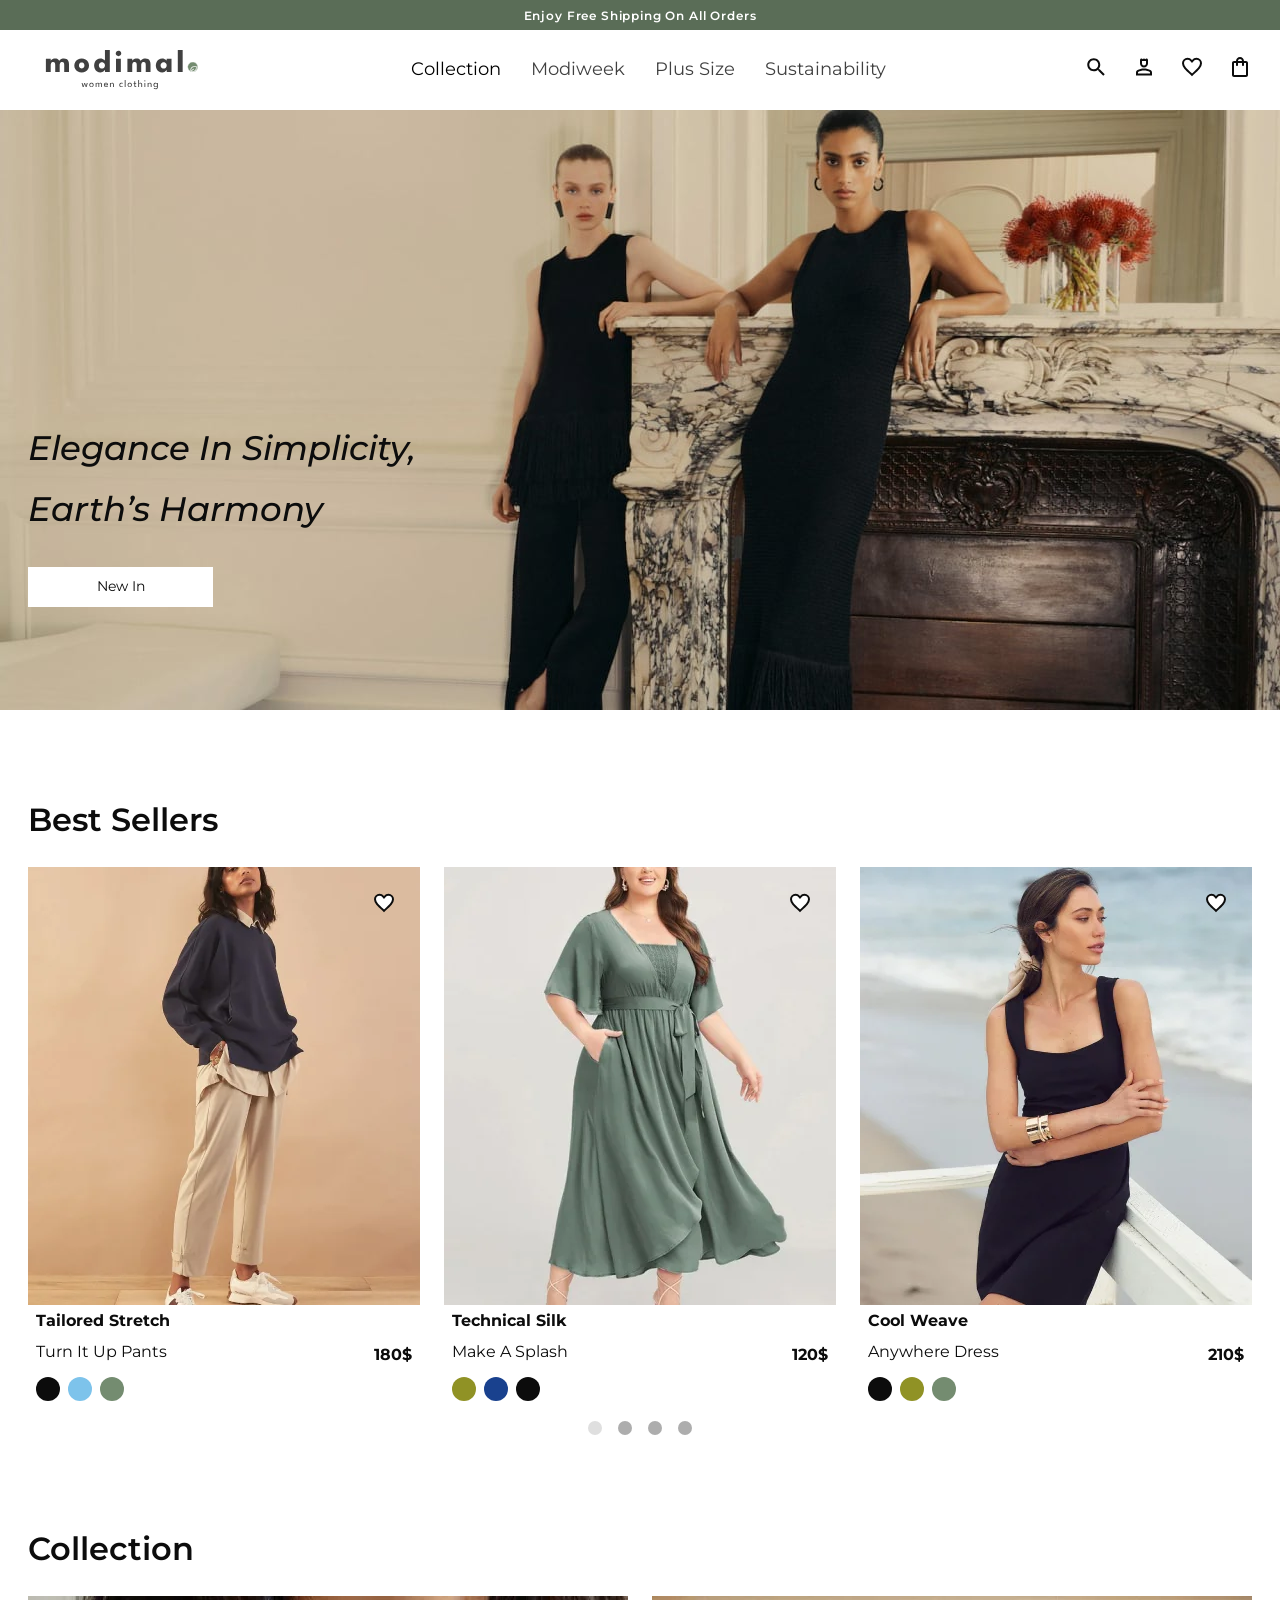
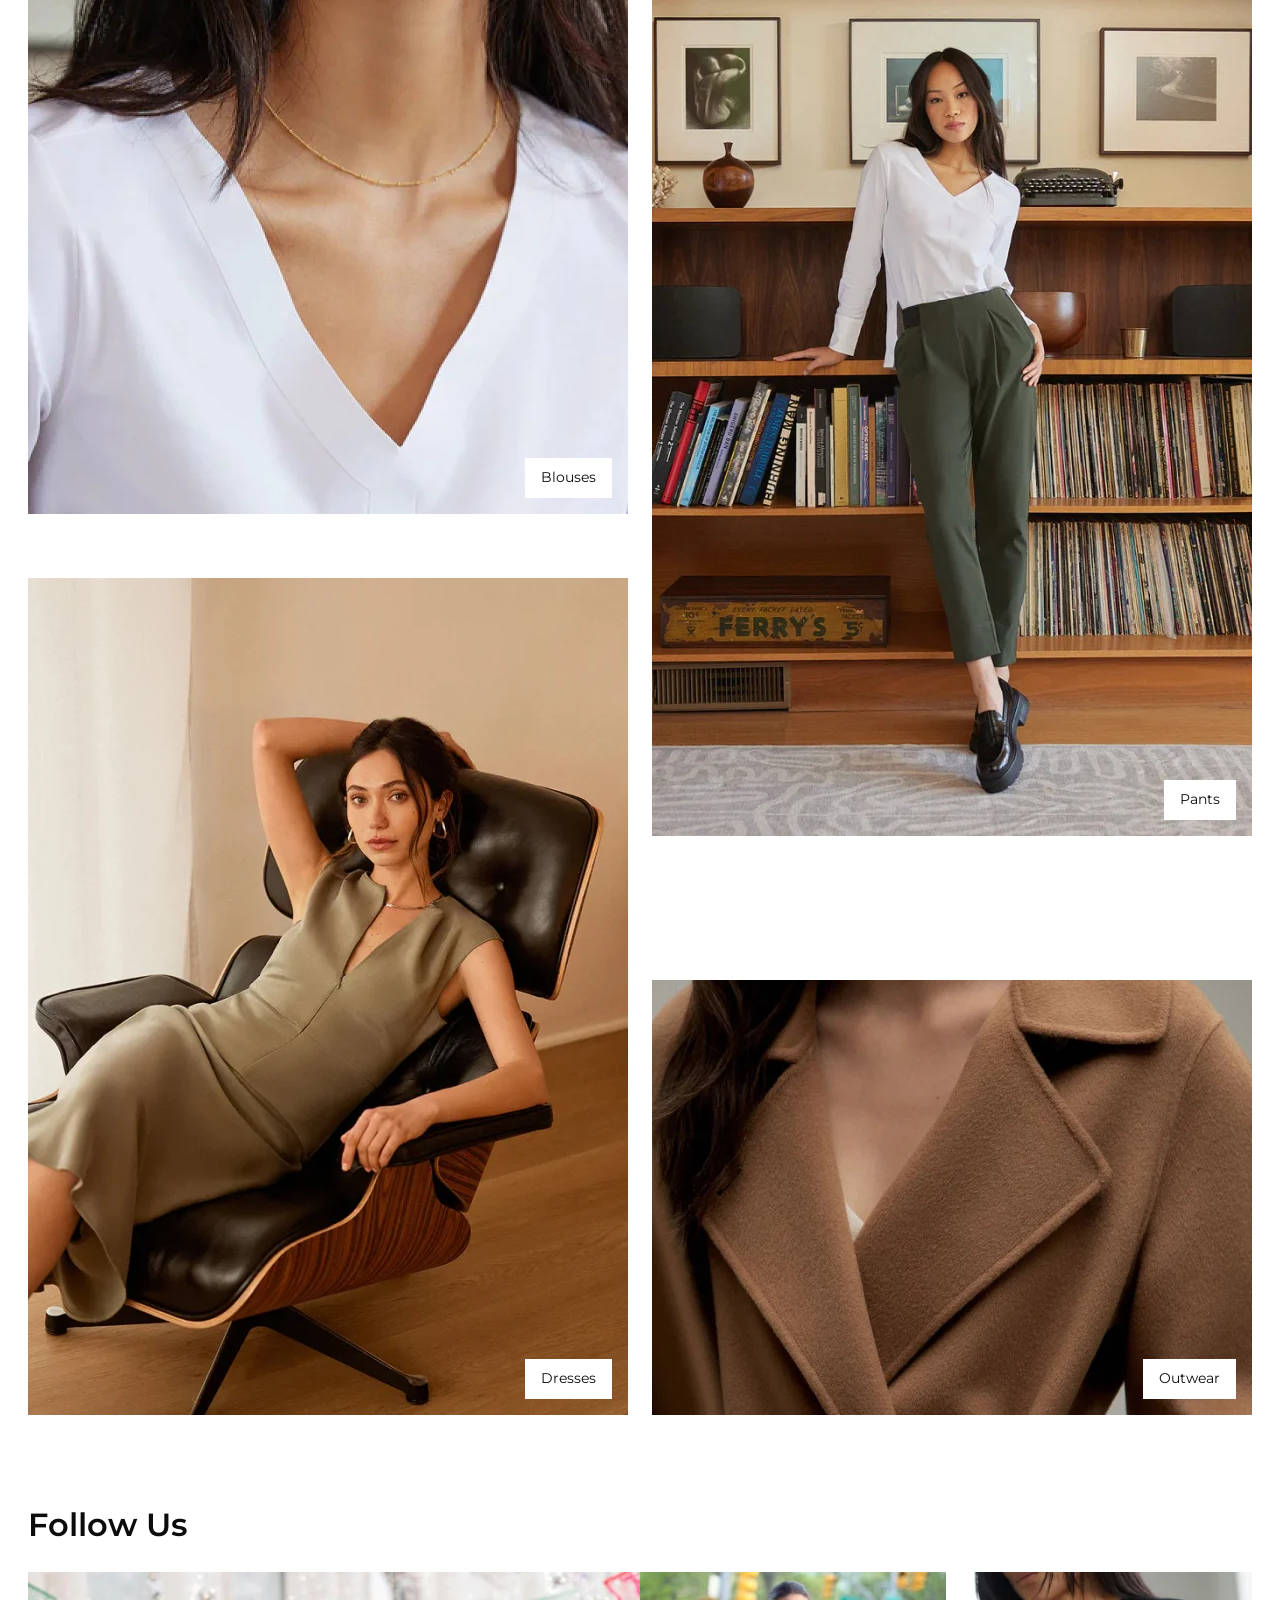
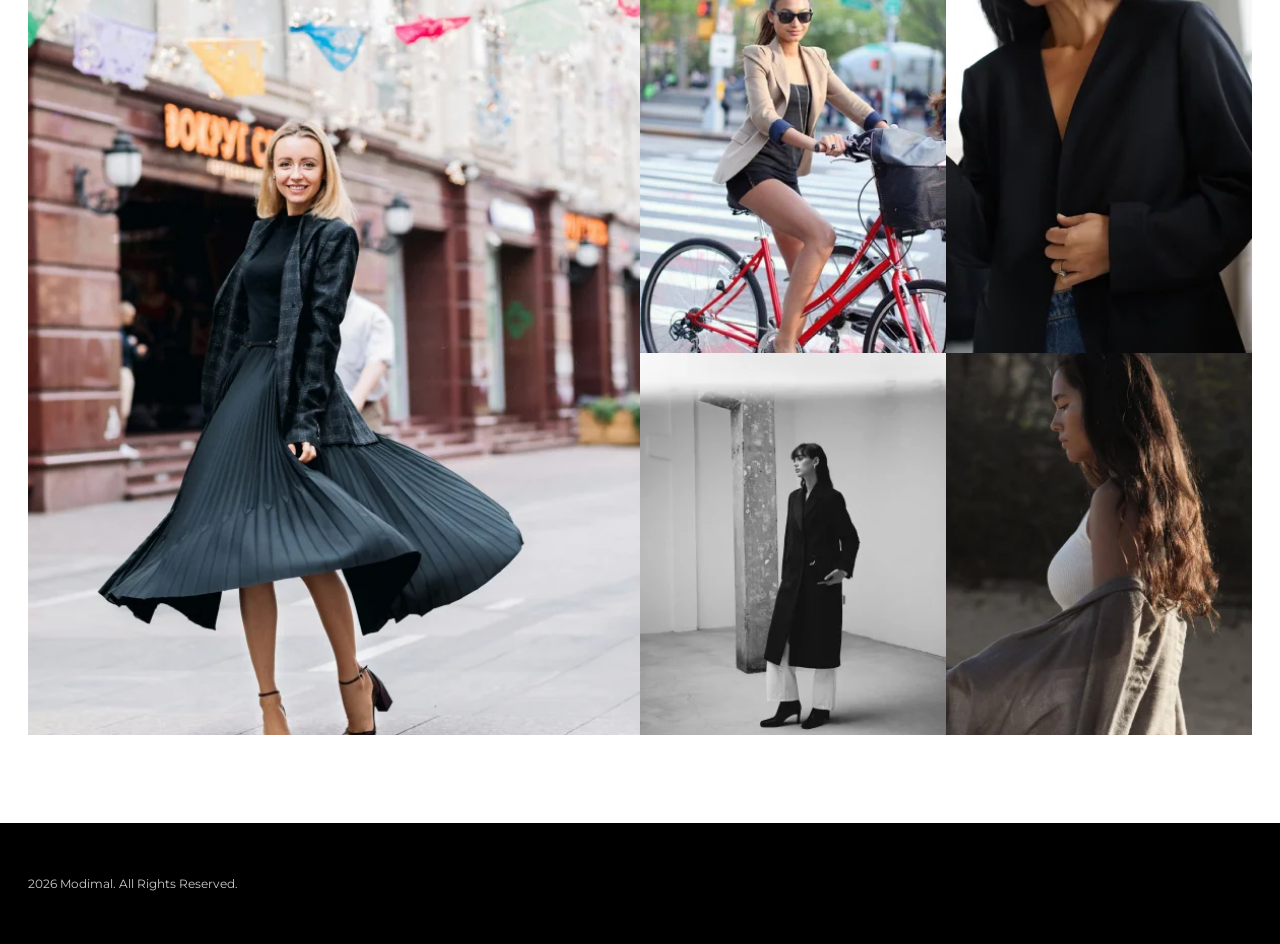
<file: docs/index.html>
<!DOCTYPE html><html lang="en"><head><meta charset="UTF-8"/><meta http-equiv="X-UA-Compatible" content="IE=edge"/><meta name="viewport" content="width=device-width, initial-scale=1.0"/><title>Modimal | ВебКадеми</title><link rel="stylesheet" href="./css/main.css"/><link rel="icon" type="image/x-icon" href="./img/favicons/favicon.svg"><link rel="apple-touch-icon" sizes="180x180" href="./img/favicons/apple-touch-icon.png"></head><body><section class="top-info"><div class="container"><p>Enjoy Free Shipping On&#160;All Orders</p></div></section><header class="header"><div class="container"><div class="header__row"><div class="header__logo"> <a href="#!" class="logo"><img src="./img/logo/logo.svg" alt="Modimal"></a></div><nav class="header__nav nav"><ul class="nav__list"><li><a href="#!" class="active">Collection</a></li><li><a href="#!">Modiweek</a></li><li><a href="#!">Plus Size</a></li><li><a href="#!">Sustainability</a></li></ul></nav><div class="header__account header__account--first"><ul class="account"><li class="account__menu"> <button class="mobile-nav-btn"><div class="nav-icon"></div></button></li><li class="account__search"> <a href="#!"><svg class="icon icon--search"><use href="./img/svgsprite/sprite.symbol.svg#search"></use></svg></a></li><li> <a href="#!"><svg class="icon icon--person"><use href="./img/svgsprite/sprite.symbol.svg#person"></use></svg></a></li></ul></div><div class="header__account"><ul class="account"><li> <a href="#!"><svg class="icon icon--favorite"><use href="./img/svgsprite/sprite.symbol.svg#favorite"></use></svg></a></li><li> <a href="#!"><svg class="icon icon--bag"><use href="./img/svgsprite/sprite.symbol.svg#bag"></use></svg></a></li></ul></div></div></div></header><div class="mobile-nav"><div class="mobile-nav__links"><ul class="mobile-links"><li class="mobile-links__parent"> <button class="mobile-links__parent-btn"> <span class="mobile-links__parent-title">collection</span><svg class="mobile-links__parent-btn__icon icon icon--arrow-down"><use href="./img/svgsprite/sprite.symbol.svg#keyboard_arrow_down"></use></svg></button><div class="mobile-sub"><ul class="mobile-sub-list"><li class="mobile-sub-list__item"> <a href="#!" class="mobile-sub-list__link">shop all</a></li><li class="mobile-sub-list__item"> <a href="#!" class="mobile-sub-list__link">tops & blouses</a></li><li class="mobile-sub-list__item"> <a href="#!" class="mobile-sub-list__link">tees</a></li><li class="mobile-sub-list__item"> <a href="#!" class="mobile-sub-list__link">pants</a></li><li class="mobile-sub-list__item"> <a href="#!" class="mobile-sub-list__link">jackets & outwears</a></li><li class="mobile-sub-list__item"> <a href="#!" class="mobile-sub-list__link">pullovers</a></li><li class="mobile-sub-list__item"> <a href="#!" class="mobile-sub-list__link">dresses & jumpsuits</a></li><li class="mobile-sub-list__item"> <a href="#!" class="mobile-sub-list__link">short & skirts</a></li></ul></div></li><li class="mobile-links__parent"> <button class="mobile-links__parent-btn"> <span class="mobile-links__parent-title">New in</span><svg class="mobile-links__parent-btn__icon icon icon--arrow-down"><use href="./img/svgsprite/sprite.symbol.svg#keyboard_arrow_down"></use></svg></button><div class="mobile-sub"><ul class="mobile-sub-list"><li class="mobile-sub-list__item"> <a href="#!" class="mobile-sub-list__link">shop all</a></li><li class="mobile-sub-list__item"> <a href="#!" class="mobile-sub-list__link">tops & blouses</a></li><li class="mobile-sub-list__item"> <a href="#!" class="mobile-sub-list__link">tees</a></li><li class="mobile-sub-list__item"> <a href="#!" class="mobile-sub-list__link">pants</a></li><li class="mobile-sub-list__item"> <a href="#!" class="mobile-sub-list__link">jackets & outwears</a></li><li class="mobile-sub-list__item"> <a href="#!" class="mobile-sub-list__link">pullovers</a></li><li class="mobile-sub-list__item"> <a href="#!" class="mobile-sub-list__link">dresses & jumpsuits</a></li><li class="mobile-sub-list__item"> <a href="#!" class="mobile-sub-list__link">short & skirts</a></li></ul></div></li><li class="mobile-links__parent"> <button class="mobile-links__parent-btn"> <span class="mobile-links__parent-title">modiweek</span><svg class="mobile-links__parent-btn__icon icon icon--arrow-down"><use href="./img/svgsprite/sprite.symbol.svg#keyboard_arrow_down"></use></svg></button><div class="mobile-sub"><ul class="mobile-sub-list"><li class="mobile-sub-list__item"> <a href="#!" class="mobile-sub-list__link">shop all</a></li><li class="mobile-sub-list__item"> <a href="#!" class="mobile-sub-list__link">tops & blouses</a></li><li class="mobile-sub-list__item"> <a href="#!" class="mobile-sub-list__link">tees</a></li><li class="mobile-sub-list__item"> <a href="#!" class="mobile-sub-list__link">pants</a></li><li class="mobile-sub-list__item"> <a href="#!" class="mobile-sub-list__link">jackets & outwears</a></li><li class="mobile-sub-list__item"> <a href="#!" class="mobile-sub-list__link">pullovers</a></li><li class="mobile-sub-list__item"> <a href="#!" class="mobile-sub-list__link">dresses & jumpsuits</a></li><li class="mobile-sub-list__item"> <a href="#!" class="mobile-sub-list__link">short & skirts</a></li></ul></div></li></ul></div><div class="mobile-nav__btns"> <a href="#!" class="btn-outline"><svg class="icon icon--person"><use href="./img/svgsprite/sprite.symbol.svg#person"></use></svg>Log In</a> <a href="#!" class="btn-outline btn-outline--two">Create Account</a></div></div><main class="main"><section class="hero"><div class="container"><div class="hero__content"><h1 class="hero__title">Elegance in&#160;simplicity, Earth&#8217;s harmony</h1> <a href="#!" class="btn">New In</a></div></div></section><section class="best"><div class="container"><div class="best__title-wrapper"><h2 class="best__title title">Best Sellers</h2><div class="best__link"> <a href="#!" class="btn btn--small">View All</a></div></div><div class="best__cards"><div class="swiper"><div class="swiper-wrapper"><div class="swiper-slide"><article class="card"><div class="card__fav-btn"> <button class="card__btn-fav"><svg class="icon icon--favorite"><use href="./img/svgsprite/sprite.symbol.svg#favorite"></use></svg></button></div><div class="card__picture"><picture><source srcset="./img/best/best-01.webp 1x, ./img/best/best-01@2x.webp 2x" type="image/webp"><source srcset="./img/best/best-01.jpg 1x, ./img/best/best-01@2x.jpg 2x" type="image/jpeg"> <img src="./img/best/best-01.jpg" alt="tailored stretch" class="card__img"></picture></div><div class="card__body"><h3 class="card__title"><a href="#!">tailored stretch</a></h3><div class="card__cols"><div class="card__desc">turn it&#160;up&#160;pants</div><div class="card__price">180$</div></div><div class="card__colors"><div class="color color--black"></div><div class="color color--blue"></div><div class="color color--green"></div></div></div></article></div><div class="swiper-slide"><article class="card"><div class="card__fav-btn"> <button class="card__btn-fav"><svg class="icon icon--favorite"><use href="./img/svgsprite/sprite.symbol.svg#favorite"></use></svg></button></div><div class="card__picture"><picture><source srcset="./img/best/best-02.webp 1x, ./img/best/best-02@2x.webp 2x" type="image/webp"><source srcset="./img/best/best-02.jpg 1x, ./img/best/best-02@2x.jpg 2x" type="image/jpeg"> <img src="./img/best/best-02.jpg" alt="tailored stretch" class="card__img"></picture></div><div class="card__body"><h3 class="card__title"><a href="#!">Technical Silk</a></h3><div class="card__cols"><div class="card__desc">Make A&#160;Splash</div><div class="card__price">120$</div></div><div class="card__colors"><div class="color color--olive"></div><div class="color color--navy"></div><div class="color color--black"></div></div></div></article></div><div class="swiper-slide"><article class="card"><div class="card__fav-btn"> <button class="card__btn-fav"><svg class="icon icon--favorite"><use href="./img/svgsprite/sprite.symbol.svg#favorite"></use></svg></button></div><div class="card__picture"><picture><source srcset="./img/best/best-03.webp 1x, ./img/best/best-03@2x.webp 2x" type="image/webp"><source srcset="./img/best/best-03.jpg 1x, ./img/best/best-03@2x.jpg 2x" type="image/jpeg"> <img src="./img/best/best-03.jpg" alt="tailored stretch" class="card__img"></picture></div><div class="card__body"><h3 class="card__title"><a href="#!">Cool Weave</a></h3><div class="card__cols"><div class="card__desc">Anywhere Dress</div><div class="card__price">210$</div></div><div class="card__colors"><div class="color color--pink"></div><div class="color color--olive"></div><div class="color color--green"></div></div></div></article></div><div class="swiper-slide"><article class="card"><div class="card__fav-btn"> <button class="card__btn-fav"><svg class="icon icon--favorite"><use href="./img/svgsprite/sprite.symbol.svg#favorite"></use></svg></button></div><div class="card__picture"><picture><source srcset="./img/best/best-01.webp 1x, ./img/best/best-01@2x.webp 2x" type="image/webp"><source srcset="./img/best/best-01.jpg 1x, ./img/best/best-01@2x.jpg 2x" type="image/jpeg"> <img src="./img/best/best-01.jpg" alt="tailored stretch" class="card__img"></picture></div><div class="card__body"><h3 class="card__title"><a href="#!">tailored stretch</a></h3><div class="card__cols"><div class="card__desc">turn it&#160;up&#160;pants</div><div class="card__price">180$</div></div><div class="card__colors"><div class="color color--black"></div><div class="color color--blue"></div><div class="color color--green"></div></div></div></article></div><div class="swiper-slide"><article class="card"><div class="card__fav-btn"> <button class="card__btn-fav"><svg class="icon icon--favorite"><use href="./img/svgsprite/sprite.symbol.svg#favorite"></use></svg></button></div><div class="card__picture"><picture><source srcset="./img/best/best-02.webp 1x, ./img/best/best-02@2x.webp 2x" type="image/webp"><source srcset="./img/best/best-02.jpg 1x, ./img/best/best-02@2x.jpg 2x" type="image/jpeg"> <img src="./img/best/best-02.jpg" alt="tailored stretch" class="card__img"></picture></div><div class="card__body"><h3 class="card__title"><a href="#!">Technical Silk</a></h3><div class="card__cols"><div class="card__desc">Make A&#160;Splash</div><div class="card__price">120$</div></div><div class="card__colors"><div class="color color--olive"></div><div class="color color--navy"></div><div class="color color--black"></div></div></div></article></div><div class="swiper-slide"><article class="card"><div class="card__fav-btn"> <button class="card__btn-fav"><svg class="icon icon--favorite"><use href="./img/svgsprite/sprite.symbol.svg#favorite"></use></svg></button></div><div class="card__picture"><picture><source srcset="./img/best/best-03.webp 1x, ./img/best/best-03@2x.webp 2x" type="image/webp"><source srcset="./img/best/best-03.jpg 1x, ./img/best/best-03@2x.jpg 2x" type="image/jpeg"> <img src="./img/best/best-03.jpg" alt="tailored stretch" class="card__img"></picture></div><div class="card__body"><h3 class="card__title"><a href="#!">Cool Weave</a></h3><div class="card__cols"><div class="card__desc">Anywhere Dress</div><div class="card__price">210$</div></div><div class="card__colors"><div class="color color--pink"></div><div class="color color--olive"></div><div class="color color--green"></div></div></div></article></div></div><div class="swiper-pagination"></div></div></div></div></section><section class="collections"><div class="container"><h2 class="collection__title title">Collection</h2><div class="collection__cols"><div class="collection__col"><article class="card-collection"><picture><source srcset="./img/collection/collection-01.webp 1x, ./img/collection/collection-01@2x.webp 2x" type="image/webp"><source srcset="./img/collection/collection-01.jpg 1x, ./img/collection/collection-01@2x.jpg 2x" type="image/jpeg"> <img src="./img/collection/collection-01.jpg" alt="" class="card-collection__img"></picture><div class="card-collection__link"> <a href="#!" class="btn btn--mobile-wide">Blouses</a></div></article><article class="card-collection"><picture><source srcset="./img/collection/collection-02.webp 1x, ./img/collection/collection-02@2x.webp 2x" type="image/webp"><source srcset="./img/collection/collection-02.jpg 1x, ./img/collection/collection-02@2x.jpg 2x" type="image/jpeg"> <img src="./img/collection/collection-02.jpg" alt="" class="card-collection__img"></picture><div class="card-collection__link"> <a href="#!" class="btn btn--mobile-wide">Dresses</a></div></article></div><div class="collection__col"><article class="card-collection"><picture><source srcset="./img/collection/collection-03.webp 1x, ./img/collection/collection-03@2x.webp 2x" type="image/webp"><source srcset="./img/collection/collection-03.jpg 1x, ./img/collection/collection-03@2x.jpg 2x" type="image/jpeg"> <img src="./img/collection/collection-03.jpg" alt="" class="card-collection__img"></picture><div class="card-collection__link"> <a href="#!" class="btn btn--mobile-wide">Pants</a></div></article><article class="card-collection"><picture><source srcset="./img/collection/collection-04.webp 1x, ./img/collection/collection-04@2x.webp 2x" type="image/webp"><source srcset="./img/collection/collection-04.jpg 1x, ./img/collection/collection-04@2x.jpg 2x" type="image/jpeg"> <img src="./img/collection/collection-04.jpg" alt="" class="card-collection__img"></picture><div class="card-collection__link"> <a href="#!" class="btn btn--mobile-wide">Outwear</a></div></article></div></div></div></section><section class="follow"><div class="container"><h2 class="follow__title title">Follow us</h2><div class="follow__grid"><picture><source srcset="./img/follow/follow-01.webp 1x, ./img/follow/follow-01@2x.webp 2x" type="image/webp"><source srcset="./img/follow/follow-01.jpg 1x, ./img/follow/follow-01@2x.jpg 2x" type="image/jpeg"> <img src="./img/follow/follow-01.jpg" alt="Follow US" class="follow__img"></picture><picture><source srcset="./img/follow/follow-02.webp 1x, ./img/follow/follow-02@2x.webp 2x" type="image/webp"><source srcset="./img/follow/follow-02.jpg 1x, ./img/follow/follow-02@2x.jpg 2x" type="image/jpeg"> <img src="./img/follow/follow-02.jpg" alt="Follow US" class="follow__img"></picture><picture><source srcset="./img/follow/follow-03.webp 1x, ./img/follow/follow-03@2x.webp 2x" type="image/webp"><source srcset="./img/follow/follow-03.jpg 1x, ./img/follow/follow-03@2x.jpg 2x" type="image/jpeg"> <img src="./img/follow/follow-03.jpg" alt="Follow US" class="follow__img"></picture><picture><source srcset="./img/follow/follow-04.webp 1x, ./img/follow/follow-04@2x.webp 2x" type="image/webp"><source srcset="./img/follow/follow-04.jpg 1x, ./img/follow/follow-04@2x.jpg 2x" type="image/jpeg"> <img src="./img/follow/follow-04.jpg" alt="Follow US" class="follow__img"></picture><picture><source srcset="./img/follow/follow-05.webp 1x, ./img/follow/follow-05@2x.webp 2x" type="image/webp"><source srcset="./img/follow/follow-05.jpg 1x, ./img/follow/follow-05@2x.jpg 2x" type="image/jpeg"> <img src="./img/follow/follow-05.jpg" alt="Follow US" class="follow__img"></picture></div></div></section></main><footer class="footer"><div class="container"><div class="footer__copyright"> 2026 modimal. All Rights Reserved.</div></div></footer><script src="./js/index.bundle.js"></script></body></html>
</file>
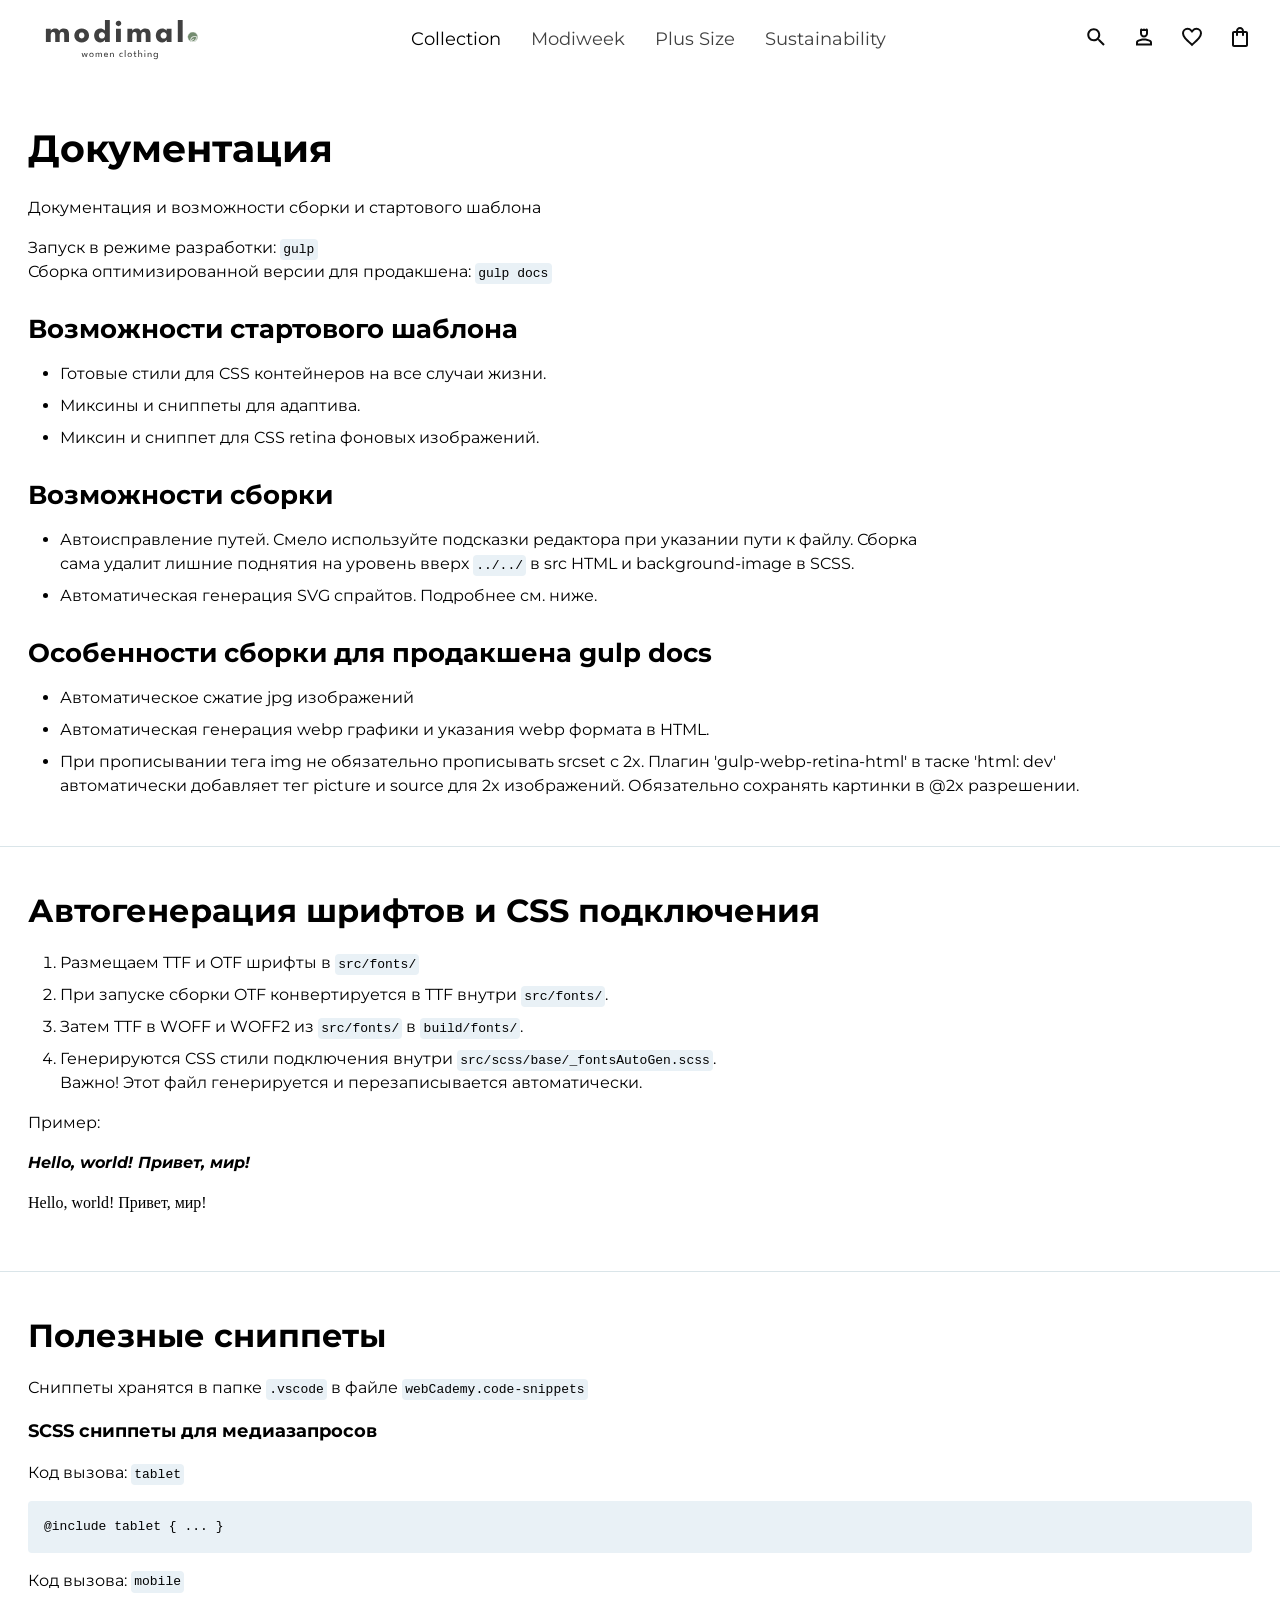
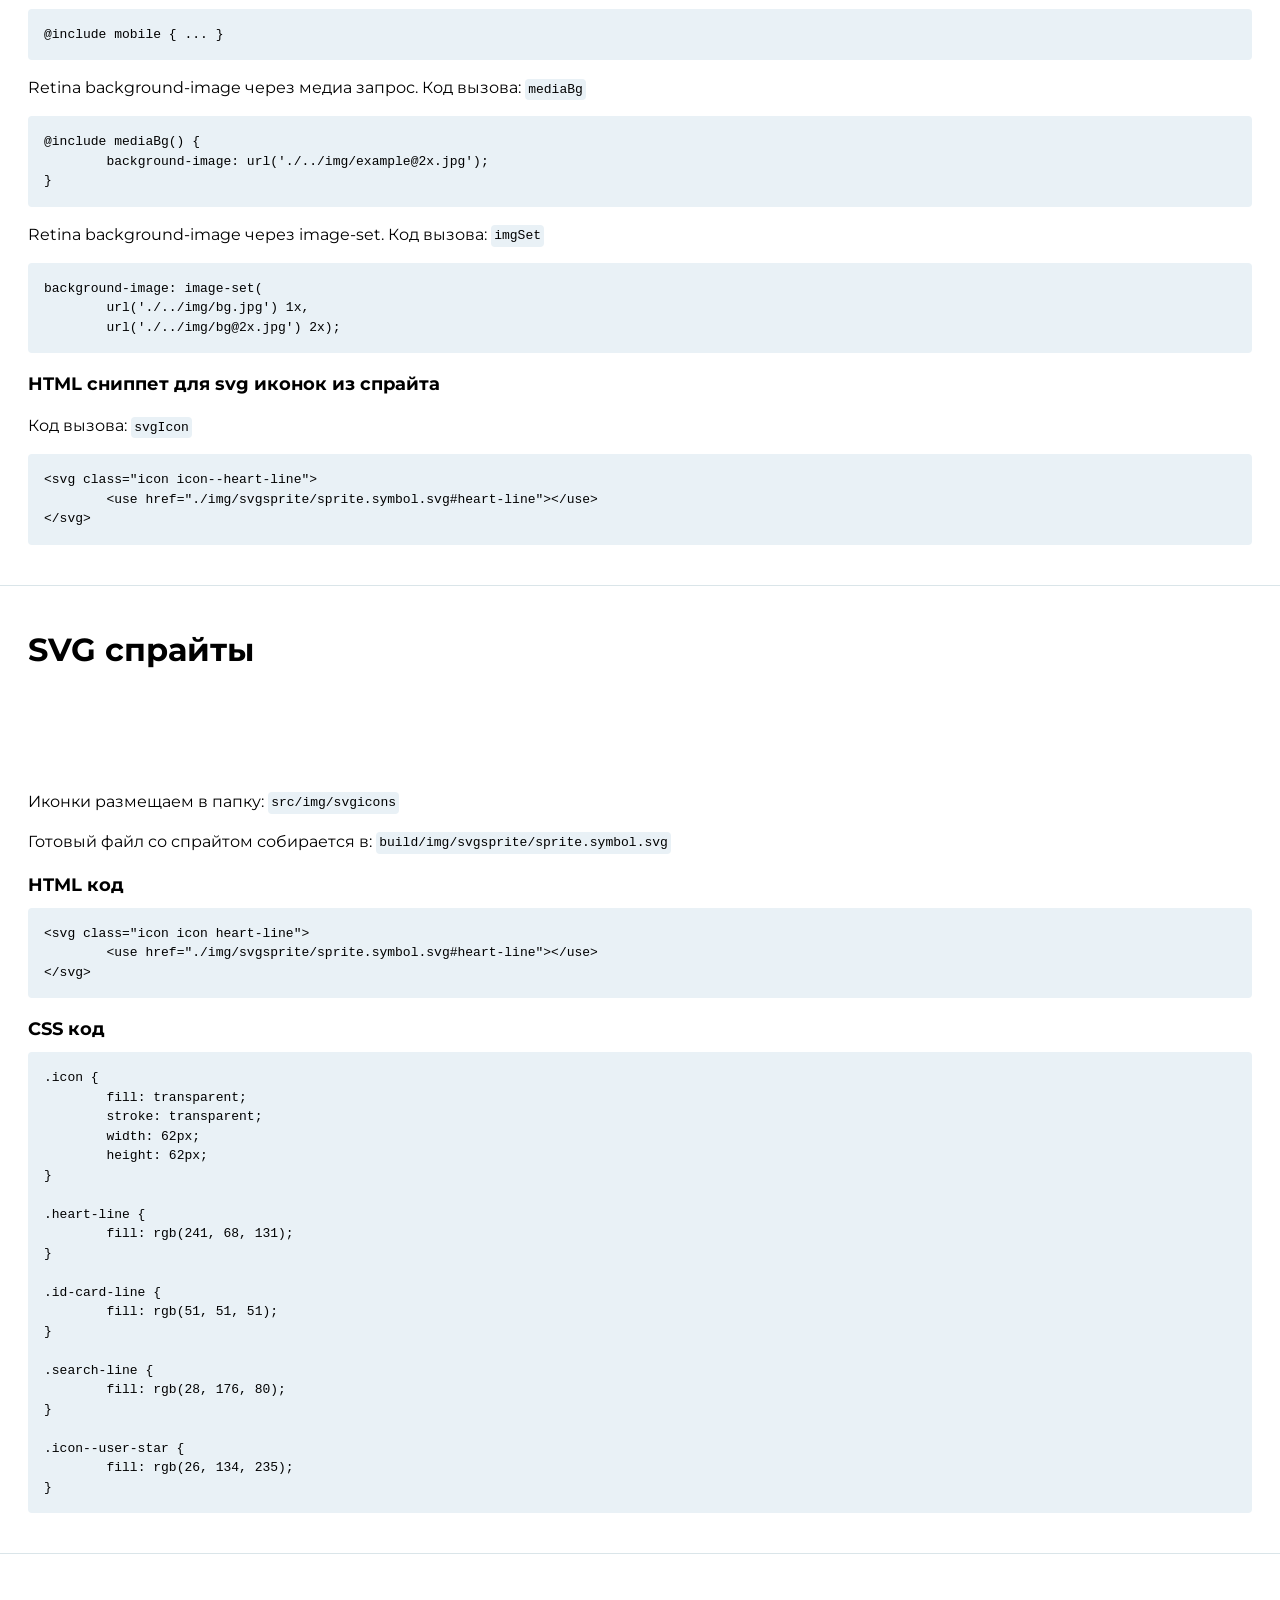
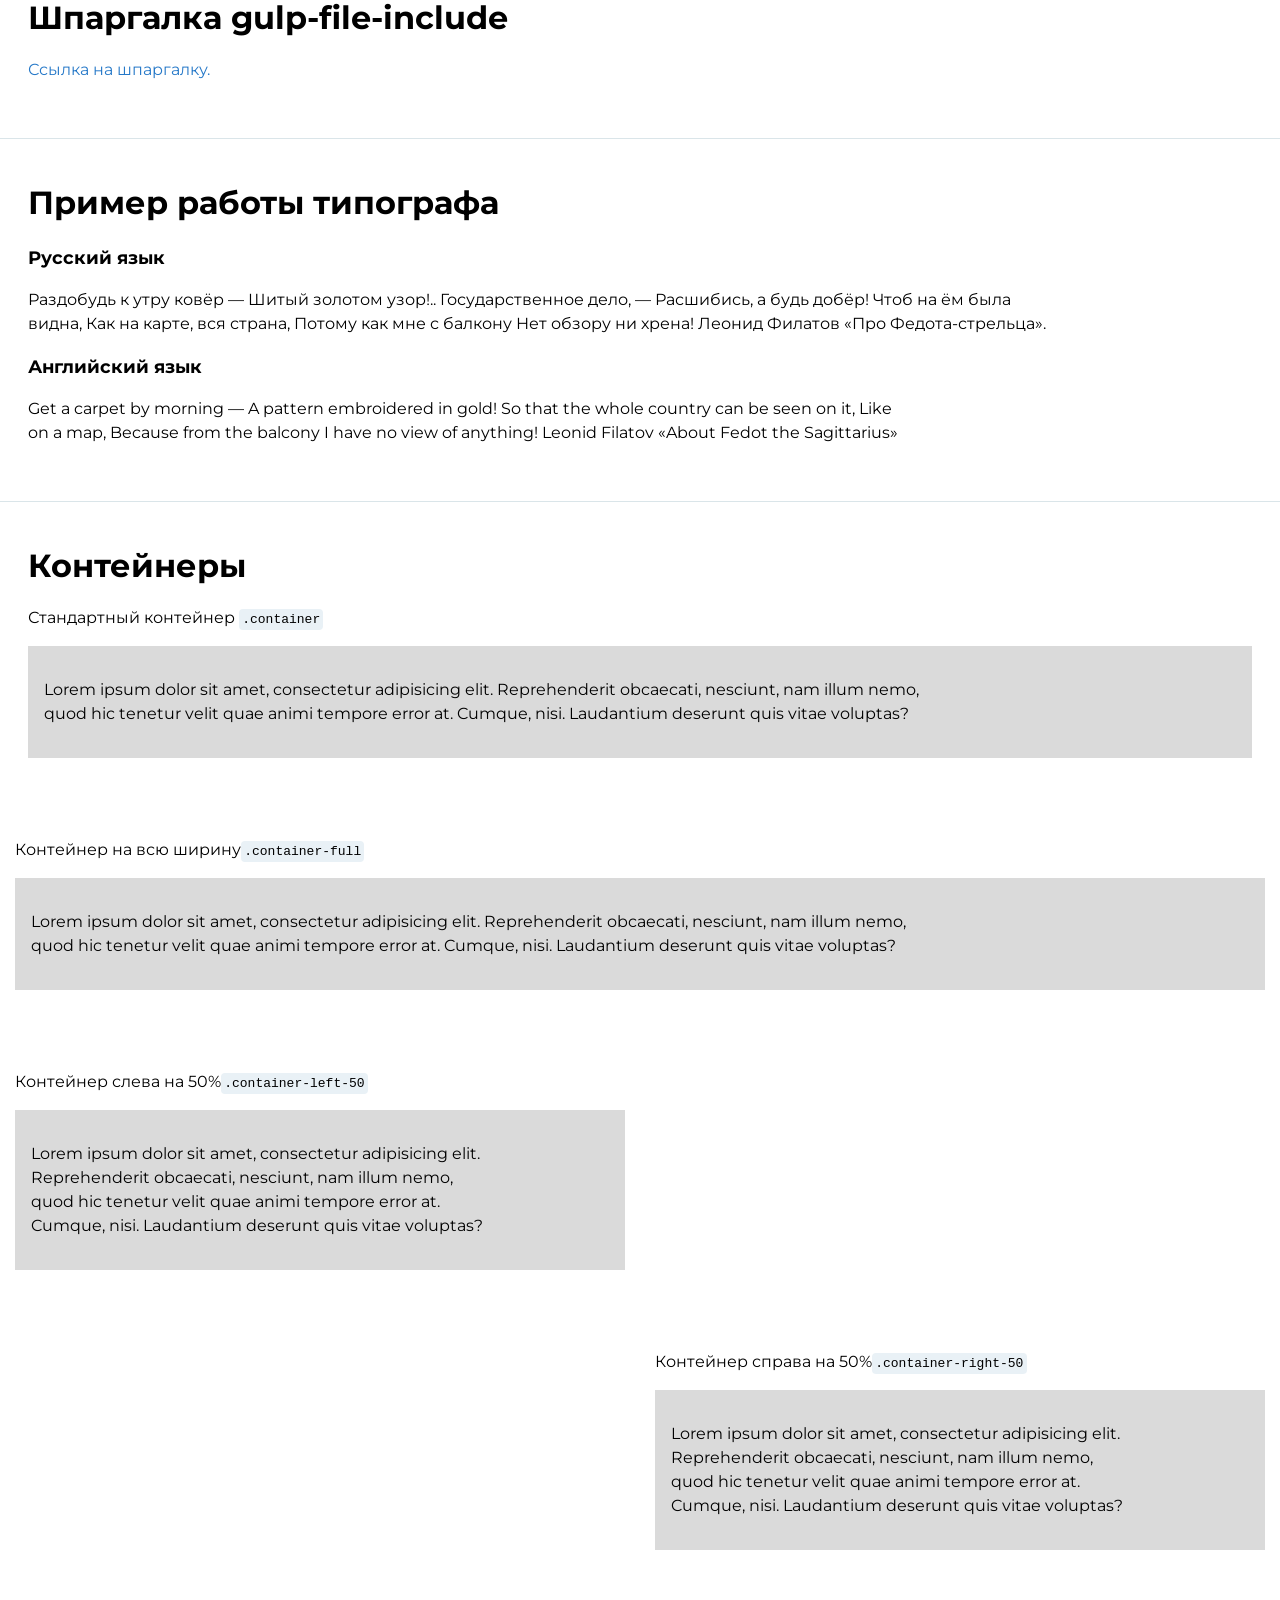
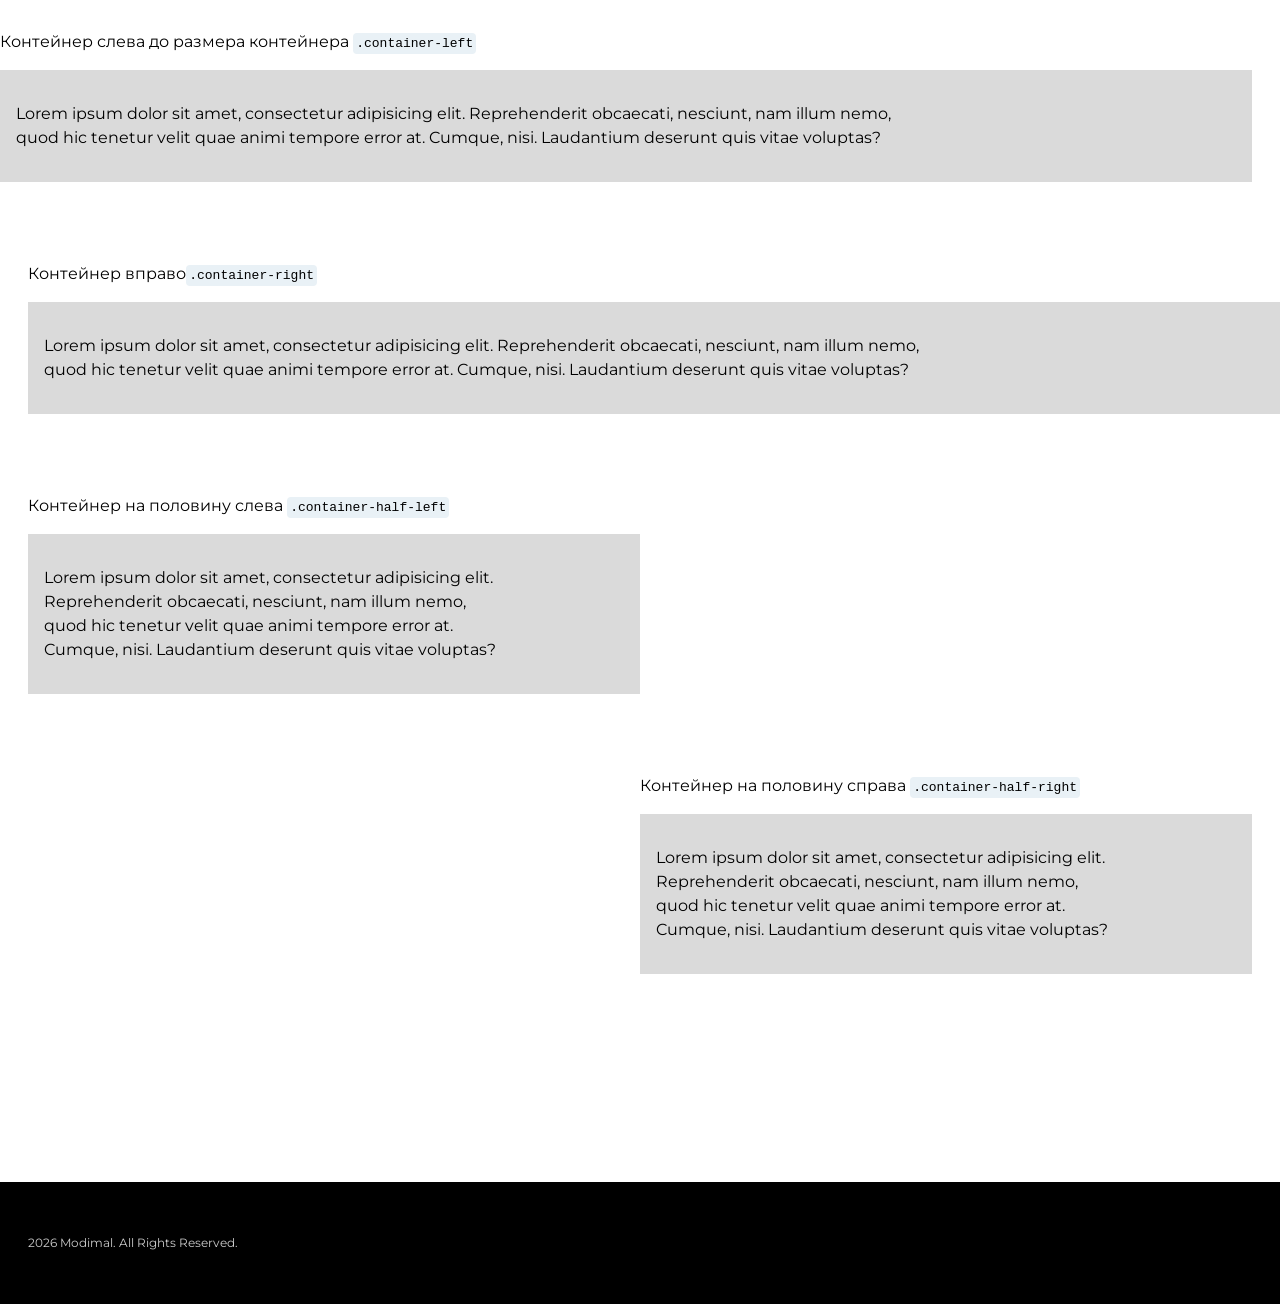
<file: docs/docs.html>
<!DOCTYPE html><html lang="en"><head><meta charset="UTF-8"/><meta http-equiv="X-UA-Compatible" content="IE=edge"/><meta name="viewport" content="width=device-width, initial-scale=1.0"/><title>Стартовый шаблон | ВебКадеми</title><link rel="stylesheet" href="./css/main.css"/><link rel="icon" type="image/x-icon" href="./img/favicons/favicon.svg"><link rel="apple-touch-icon" sizes="180x180" href="./img/favicons/apple-touch-icon.png"></head><body><header class="header"><div class="container"><div class="header__row"><div class="header__logo"> <a href="#!" class="logo"><img src="./img/logo/logo.svg" alt="Modimal"></a></div><nav class="header__nav nav"><ul class="nav__list"><li><a href="#!" class="active">Collection</a></li><li><a href="#!">Modiweek</a></li><li><a href="#!">Plus Size</a></li><li><a href="#!">Sustainability</a></li></ul></nav><div class="header__account header__account--first"><ul class="account"><li class="account__menu"> <button class="mobile-nav-btn"><div class="nav-icon"></div></button></li><li class="account__search"> <a href="#!"><svg class="icon icon--search"><use href="./img/svgsprite/sprite.symbol.svg#search"></use></svg></a></li><li> <a href="#!"><svg class="icon icon--person"><use href="./img/svgsprite/sprite.symbol.svg#person"></use></svg></a></li></ul></div><div class="header__account"><ul class="account"><li> <a href="#!"><svg class="icon icon--favorite"><use href="./img/svgsprite/sprite.symbol.svg#favorite"></use></svg></a></li><li> <a href="#!"><svg class="icon icon--bag"><use href="./img/svgsprite/sprite.symbol.svg#bag"></use></svg></a></li></ul></div></div></div></header><div class="mobile-nav"><div class="mobile-nav__links"><ul class="mobile-links"><li class="mobile-links__parent"> <button class="mobile-links__parent-btn"> <span class="mobile-links__parent-title">collection</span><svg class="mobile-links__parent-btn__icon icon icon--arrow-down"><use href="./img/svgsprite/sprite.symbol.svg#keyboard_arrow_down"></use></svg></button><div class="mobile-sub"><ul class="mobile-sub-list"><li class="mobile-sub-list__item"> <a href="#!" class="mobile-sub-list__link">shop all</a></li><li class="mobile-sub-list__item"> <a href="#!" class="mobile-sub-list__link">tops & blouses</a></li><li class="mobile-sub-list__item"> <a href="#!" class="mobile-sub-list__link">tees</a></li><li class="mobile-sub-list__item"> <a href="#!" class="mobile-sub-list__link">pants</a></li><li class="mobile-sub-list__item"> <a href="#!" class="mobile-sub-list__link">jackets & outwears</a></li><li class="mobile-sub-list__item"> <a href="#!" class="mobile-sub-list__link">pullovers</a></li><li class="mobile-sub-list__item"> <a href="#!" class="mobile-sub-list__link">dresses & jumpsuits</a></li><li class="mobile-sub-list__item"> <a href="#!" class="mobile-sub-list__link">short & skirts</a></li></ul></div></li><li class="mobile-links__parent"> <button class="mobile-links__parent-btn"> <span class="mobile-links__parent-title">New in</span><svg class="mobile-links__parent-btn__icon icon icon--arrow-down"><use href="./img/svgsprite/sprite.symbol.svg#keyboard_arrow_down"></use></svg></button><div class="mobile-sub"><ul class="mobile-sub-list"><li class="mobile-sub-list__item"> <a href="#!" class="mobile-sub-list__link">shop all</a></li><li class="mobile-sub-list__item"> <a href="#!" class="mobile-sub-list__link">tops & blouses</a></li><li class="mobile-sub-list__item"> <a href="#!" class="mobile-sub-list__link">tees</a></li><li class="mobile-sub-list__item"> <a href="#!" class="mobile-sub-list__link">pants</a></li><li class="mobile-sub-list__item"> <a href="#!" class="mobile-sub-list__link">jackets & outwears</a></li><li class="mobile-sub-list__item"> <a href="#!" class="mobile-sub-list__link">pullovers</a></li><li class="mobile-sub-list__item"> <a href="#!" class="mobile-sub-list__link">dresses & jumpsuits</a></li><li class="mobile-sub-list__item"> <a href="#!" class="mobile-sub-list__link">short & skirts</a></li></ul></div></li><li class="mobile-links__parent"> <button class="mobile-links__parent-btn"> <span class="mobile-links__parent-title">modiweek</span><svg class="mobile-links__parent-btn__icon icon icon--arrow-down"><use href="./img/svgsprite/sprite.symbol.svg#keyboard_arrow_down"></use></svg></button><div class="mobile-sub"><ul class="mobile-sub-list"><li class="mobile-sub-list__item"> <a href="#!" class="mobile-sub-list__link">shop all</a></li><li class="mobile-sub-list__item"> <a href="#!" class="mobile-sub-list__link">tops & blouses</a></li><li class="mobile-sub-list__item"> <a href="#!" class="mobile-sub-list__link">tees</a></li><li class="mobile-sub-list__item"> <a href="#!" class="mobile-sub-list__link">pants</a></li><li class="mobile-sub-list__item"> <a href="#!" class="mobile-sub-list__link">jackets & outwears</a></li><li class="mobile-sub-list__item"> <a href="#!" class="mobile-sub-list__link">pullovers</a></li><li class="mobile-sub-list__item"> <a href="#!" class="mobile-sub-list__link">dresses & jumpsuits</a></li><li class="mobile-sub-list__item"> <a href="#!" class="mobile-sub-list__link">short & skirts</a></li></ul></div></li></ul></div><div class="mobile-nav__btns"> <a href="#!" class="btn-outline"><svg class="icon icon--person"><use href="./img/svgsprite/sprite.symbol.svg#person"></use></svg>Log In</a> <a href="#!" class="btn-outline btn-outline--two">Create Account</a></div></div><main class="docs"><section><div class="container"><h1 class="title-1">Документация</h1><p>Документация и&#160;возможности сборки и&#160;стартового шаблона</p><p> Запуск в&#160;режиме разработки: <code>gulp</code><br> Сборка оптимизированной версии для продакшена: <code>gulp docs</code></p><h3 class="title-3">Возможности стартового шаблона</h3><ul><li>Готовые стили для CSS контейнеров на&#160;все случаи жизни.</li><li>Миксины и&#160;сниппеты для адаптива.</li><li>Миксин и&#160;сниппет для CSS retina фоновых изображений.</li></ul><h3 class="title-3">Возможности сборки</h3><ul><li>Автоисправление путей. Смело используйте подсказки редактора при указании пути к&#160;файлу. Сборка сама удалит лишние поднятия на&#160;уровень вверх <code>../../</code> в&#160;src HTML и background-image в&#160;SCSS.</li><li>Автоматическая генерация SVG спрайтов. Подробнее см.&#160;ниже.</li></ul><h3 class="title-3">Особенности сборки для продакшена gulp docs</h3><ul><li>Автоматическое сжатие jpg изображений</li><li>Автоматическая генерация webp графики и&#160;указания webp формата в&#160;HTML.</li><li>При прописывании тега img не&#160;обязательно прописывать srcset с&#160;2x. Плагин 'gulp-webp-retina-html' в&#160;таске 'html: dev' автоматически добавляет тег picture и&#160;source для 2x изображений. Обязательно сохранять картинки в&#160;@2x разрешении.</li></ul></div></section><section><div class="container"><h2 class="title-2">Автогенерация шрифтов и&#160;CSS подключения</h2><ol><li>Размещаем TTF и&#160;OTF шрифты в&#160;<code>src/fonts/</code></li><li>При запуске сборки OTF конвертируется в&#160;TTF внутри <code>src/fonts/</code>.</li><li>Затем TTF в&#160;WOFF и&#160;WOFF2 из&#160;<code>src/fonts/</code> в&#160;<code>build/fonts/</code>.</li><li>Генерируются CSS стили подключения внутри <code>src/scss/base/_fontsAutoGen.scss</code>.<br> Важно! Этот файл генерируется и&#160;перезаписывается автоматически.</li></ol><p> Пример:</p><p class="font-1">Hello, world! Привет, мир!</p><p class="font-2">Hello, world! Привет, мир!</p></div></section><section><div class="container"><h2 class="title-2">Полезные сниппеты</h2><p>Сниппеты хранятся в&#160;папке <code>.vscode</code> в&#160;файле <code>webCademy.code-snippets</code></p><h4 class="title-4">SCSS сниппеты для медиазапросов</h4><p>Код вызова: <code>tablet</code></p><pre class="code">@include tablet { ... }</pre><p>Код вызова: <code>mobile</code></p><pre class="code">@include mobile { ... }</pre><p>Retina background-image через медиа запрос. Код вызова: <code>mediaBg</code></p><pre class="code">
@include mediaBg() {
	background-image: url('./../img/example@2x.jpg');
}</pre><p>Retina background-image через image-set. Код вызова: <code>imgSet</code></p><pre class="code">background-image: image-set(
	url('./../img/bg.jpg') 1x,
	url('./../img/bg@2x.jpg') 2x);</pre><h4 class="title-4">HTML сниппет для svg иконок из&#160;спрайта</h4><p>Код вызова: <code>svgIcon</code></p><pre class="code">
&lt;svg class="icon icon--heart-line"&gt;
	&lt;use href="./img/svgsprite/sprite.symbol.svg#heart-line"&gt;&lt;/use&gt;
&lt;/svg&gt;
</pre></div></section><section><div class="container"><h2 class="title-2">SVG спрайты</h2><div class="icons-wrapper"><svg class="icon icon--heart-line"><use href="./img/svgsprite/sprite.symbol.svg#heart-line"></use></svg><svg class="icon icon--id-card-line"><use href="./img/svgsprite/sprite.symbol.svg#id-card-line"></use></svg><svg class="icon icon--search-line"><use href="./img/svgsprite/sprite.symbol.svg#search-line"></use></svg><svg class="icon icon--user-star"><use href="./img/svgsprite/sprite.symbol.svg#user-star-line"></use></svg></div><p> Иконки размещаем в&#160;папку: <code>src/img/svgicons</code></p><p> Готовый файл со&#160;спрайтом собирается в: <code>build/img/svgsprite/sprite.symbol.svg</code></p><h4 class="title-4">HTML код</h4><pre class="code">&lt;svg class="icon icon heart-line"&gt;
	&lt;use href="./img/svgsprite/sprite.symbol.svg#heart-line"&gt;&lt;/use&gt;
&lt;/svg&gt;</pre><h4 class="title-4">CSS код</h4><pre class="code">.icon {
	fill: transparent;
	stroke: transparent;
	width: 62px;
	height: 62px;
}

.heart-line {
	fill: rgb(241, 68, 131);
}

.id-card-line {
	fill: rgb(51, 51, 51);
}

.search-line {
	fill: rgb(28, 176, 80);
}

.icon--user-star {
	fill: rgb(26, 134, 235);
}</pre></div></section><section><div class="container"><h2 class="title-2">Шпаргалка gulp-file-include</h2><p> <a href="https://opalescent-side-463.notion.site/Gulp-file-include-ae5885e857cc4658987dd30f40b77e74?pvs=4" target="_blank">Ссылка на&#160;шпаргалку.</a></p></div></section><section><div class="container"><h2 class="title-2">Пример работы типографа</h2><h4 class="title-4">Русский язык</h4><p>Раздобудь к&#160;утру ковёр&#160;&#8212; Шитый золотом узор!.. Государственное дело,&#160;&#8212; Расшибись, а&#160;будь добёр! Чтоб на&#160;ём&#160;была видна, Как на&#160;карте, вся страна, Потому как мне с&#160;балкону Нет обзору ни&#160;хрена! Леонид Филатов &#171;Про Федота-стрельца&#187;.</p><h4 class="title-4">Английский язык</h4><p>Get a&#160;carpet by&#160;morning&#160;&#8212; A&#160;pattern embroidered in&#160;gold! So&#160;that the whole country can be&#160;seen on&#160;it, Like on&#160;a&#160;map, Because from the balcony I&#160;have no&#160;view of&#160;anything! Leonid Filatov &#171;About Fedot the Sagittarius&#187;</p></div></section><section><div class="container"><h2 class="title-2">Контейнеры</h2></div><div class="container"><p>Стандартный контейнер <code>.container</code></p><div class="content-demo"><p>Lorem ipsum dolor sit amet, consectetur adipisicing elit. Reprehenderit obcaecati, nesciunt, nam illum nemo, quod hic tenetur velit quae animi tempore error&#160;at. Cumque, nisi. Laudantium deserunt quis vitae voluptas?</p></div></div><div class="container-full"><p>Контейнер на&#160;всю ширину<code>.container-full</code></p><div class="content-demo"><p>Lorem ipsum dolor sit amet, consectetur adipisicing elit. Reprehenderit obcaecati, nesciunt, nam illum nemo, quod hic tenetur velit quae animi tempore error&#160;at. Cumque, nisi. Laudantium deserunt quis vitae voluptas?</p></div></div><div class="container-left-50"><p>Контейнер слева на&#160;50%<code>.container-left-50</code></p><div class="content-demo"><p>Lorem ipsum dolor sit amet, consectetur adipisicing elit. Reprehenderit obcaecati, nesciunt, nam illum nemo, quod hic tenetur velit quae animi tempore error&#160;at. Cumque, nisi. Laudantium deserunt quis vitae voluptas?</p></div></div><div class="container-right-50"><p>Контейнер справа на&#160;50%<code>.container-right-50</code></p><div class="content-demo"><p>Lorem ipsum dolor sit amet, consectetur adipisicing elit. Reprehenderit obcaecati, nesciunt, nam illum nemo, quod hic tenetur velit quae animi tempore error&#160;at. Cumque, nisi. Laudantium deserunt quis vitae voluptas?</p></div></div><div class="container-left"><p>Контейнер слева до&#160;размера контейнера <code>.container-left</code></p><div class="content-demo"><p>Lorem ipsum dolor sit amet, consectetur adipisicing elit. Reprehenderit obcaecati, nesciunt, nam illum nemo, quod hic tenetur velit quae animi tempore error&#160;at. Cumque, nisi. Laudantium deserunt quis vitae voluptas?</p></div></div><div class="container-right"><p>Контейнер вправо<code>.container-right</code></p><div class="content-demo"><p>Lorem ipsum dolor sit amet, consectetur adipisicing elit. Reprehenderit obcaecati, nesciunt, nam illum nemo, quod hic tenetur velit quae animi tempore error&#160;at. Cumque, nisi. Laudantium deserunt quis vitae voluptas?</p></div></div><div class="container-half-left"><p>Контейнер на&#160;половину слева <code>.container-half-left</code></p><div class="content-demo"><p>Lorem ipsum dolor sit amet, consectetur adipisicing elit. Reprehenderit obcaecati, nesciunt, nam illum nemo, quod hic tenetur velit quae animi tempore error&#160;at. Cumque, nisi. Laudantium deserunt quis vitae voluptas?</p></div></div><div class="container-half-right"><p>Контейнер на&#160;половину справа <code>.container-half-right</code></p><div class="content-demo"><p>Lorem ipsum dolor sit amet, consectetur adipisicing elit. Reprehenderit obcaecati, nesciunt, nam illum nemo, quod hic tenetur velit quae animi tempore error&#160;at. Cumque, nisi. Laudantium deserunt quis vitae voluptas?</p></div></div></section></main><footer class="footer"><div class="container"><div class="footer__copyright"> 2026 modimal. All Rights Reserved.</div></div></footer><script src="./js/index.bundle.js"></script></body></html>
</file>
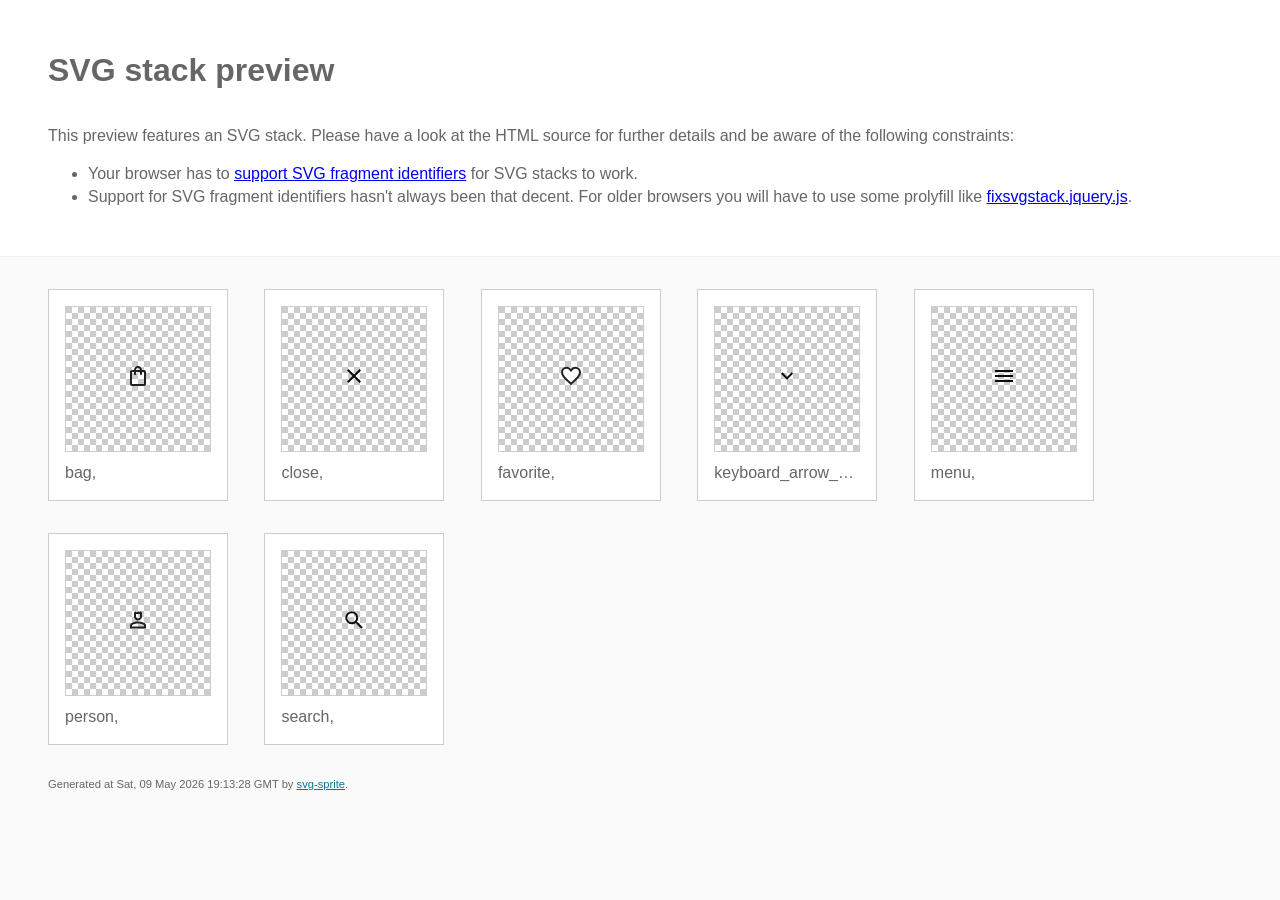
<file: docs/img/svgsprite/stack/sprite.stack.html>
<!doctype html>
<html lang="en">
    <head>
        <meta charset="utf-8">
        <title>SVG stack preview | svg-sprite</title>
        <style>
            body {
                padding: 0;
                margin: 0;
                color: #666;
                background: #fafafa;
                font-family: Arial, Helvetica, sans-serif;
                font-size: 1em;
                line-height: 1.4;
            }

            header {
                display: block;
                padding: 3em 3em 2em;
                background-color: #fff;
            }

            header p {
                margin: 2em 0 0;
            }

            section {
                border-top: 1px solid #eee;
                padding: 2em 3em 0;
            }

            section ul {
                margin: 0;
                padding: 0;
            }

            section li {
                display: inline-block;
                background-color: #fff;
                position: relative;
                margin: 0 2em 2em 0;
                vertical-align: top;
                border: 1px solid #ccc;
                padding: 1em 1em 3em;
                cursor: default;
            }

            .icon-box {
                margin: 0;
                width: 144px;
                height: 144px;
                position: relative;
                background: #ccc url("data:image/svg+xml,%3Csvg xmlns='http://www.w3.org/2000/svg' width='12' height='12'%3E%3Cpath fill='%23fff' d='M6 0h6v6H6zM0 6h6v6H0z'/%3E%3C/svg%3E") top left repeat;
                border: 1px solid #ccc;
                display: table-cell;
                vertical-align: middle;
                text-align: center;
            }

            .icon {
                display: inline-block;
            }

            h1 {
                margin-top: 0;
            }

            h2 {
                margin: 0;
                padding: 0;
                font-size: 1em;
                font-weight: 400;
                white-space: nowrap;
                overflow: hidden;
                text-overflow: ellipsis;
                position: absolute;
                left: 1em;
                right: 1em;
                bottom: 1em;
            }

            footer {
                display: block;
                margin: 0;
                padding: 0 3em 3em;
            }

            footer p {
                margin: 0;
                font-size: .7em;
            }

            footer a {
                color: #0f7595;
                margin-left: 0;
            }
        </style>

<!--
Sprite shape dimensions
====================================================================================================
You will need to set the sprite shape dimensions via CSS when you use them as stack SVGs, otherwise
they would become a huge 100% in size. You may use the following dimension classes for doing so.
They might well be outsourced to an external stylesheet of course.
-->

<style>
 .svg-bag-dims { width: 24px; height: 24px; }
 .svg-close-dims { width: 24px; height: 24px; }
 .svg-favorite-dims { width: 24px; height: 24px; }
 .svg-keyboard_arrow_down-dims { width: 24px; height: 24px; }
 .svg-menu-dims { width: 24px; height: 24px; }
 .svg-person-dims { width: 24px; height: 24px; }
 .svg-search-dims { width: 24px; height: 24px; }
</style>

<!--
====================================================================================================
-->

    </head>
    <body>
        <header>
            <h1>SVG stack preview</h1>
            <p>This preview features an SVG stack. Please have a look at the HTML source for further details and be aware of the following constraints:</p>
            <ul>
                <li>Your browser has to <a href="https://caniuse.com/svg-fragment" target="_blank" rel="noopener noreferrer">support SVG fragment identifiers</a> for SVG stacks to work.</li>
                <li>Support for SVG fragment identifiers hasn't always been that decent. For older browsers you will have to use some prolyfill like <a href="https://github.com/preciousforever/SVG-Stacker/blob/master/fixsvgstack.jquery.js" target="_blank" rel="noopener noreferrer">fixsvgstack.jquery.js</a>.</li>
            </ul>
        </header>
        <section>

<!--
SVG stack
====================================================================================================
These SVG images make use of fragment identifiers (IDs) to reference certain portions of the
external sprite. By default, all shapes inside the sprite are hidden by CSS. The `:target` pseudo
selector is used to show the very shape that is referenced by the fragment identifier.
-->

            <ul>

             <li title="bag">
                    <div class="icon-box">
                        <img src="svg/sprite.stack.svg#bag" class="svg-bag-dims" alt="bag">
                    </div>
                    <h2>bag, </h2>
                </li>
             <li title="close">
                    <div class="icon-box">
                        <img src="svg/sprite.stack.svg#close" class="svg-close-dims" alt="close">
                    </div>
                    <h2>close, </h2>
                </li>
             <li title="favorite">
                    <div class="icon-box">
                        <img src="svg/sprite.stack.svg#favorite" class="svg-favorite-dims" alt="favorite">
                    </div>
                    <h2>favorite, </h2>
                </li>
             <li title="keyboard_arrow_down">
                    <div class="icon-box">
                        <img src="svg/sprite.stack.svg#keyboard_arrow_down" class="svg-keyboard_arrow_down-dims" alt="keyboard_arrow_down">
                    </div>
                    <h2>keyboard_arrow_down, </h2>
                </li>
             <li title="menu">
                    <div class="icon-box">
                        <img src="svg/sprite.stack.svg#menu" class="svg-menu-dims" alt="menu">
                    </div>
                    <h2>menu, </h2>
                </li>
             <li title="person">
                    <div class="icon-box">
                        <img src="svg/sprite.stack.svg#person" class="svg-person-dims" alt="person">
                    </div>
                    <h2>person, </h2>
                </li>
             <li title="search">
                    <div class="icon-box">
                        <img src="svg/sprite.stack.svg#search" class="svg-search-dims" alt="search">
                    </div>
                    <h2>search, </h2>
                </li>
         </ul>

<!--
====================================================================================================
-->

        </section>
        <footer>
            <p>Generated at Sat, 09 May 2026 19:13:28 GMT by <a href="https://github.com/svg-sprite/svg-sprite" target="_blank" rel="noopener noreferrer">svg-sprite</a>.</p>
        </footer>
    </body>
</html>
</file>
<file: docs/css/main.css>
@charset "UTF-8";@import url(https://fonts.googleapis.com/css?family=Montserrat:100,200,300,regular,500,600,700,800,900,100italic,200italic,300italic,italic,500italic,600italic,700italic,800italic,900italic);*{padding:0;margin:0;border:0}*,::after,::before{-webkit-box-sizing:border-box;box-sizing:border-box}a,a:hover,a:link,a:visited{text-decoration:none}aside,footer,header,legend,main,nav,section{display:block}h1,h2,h3,h4,h5,h6,p{font-size:inherit;font-weight:inherit}ul,ul li{list-style:none}img{vertical-align:top}img,svg{max-width:100%;height:auto}address{font-style:normal}input,select,textarea{background-color:transparent}button,input,select,textarea{font-family:inherit;font-size:inherit;color:inherit}input::-ms-clear{display:none}button,input[type=submit]{display:inline-block;-webkit-box-shadow:none;box-shadow:none;background-color:transparent;background:0 0;cursor:pointer}button:active,button:focus,input:active,input:focus{outline:0}button::-moz-focus-inner{padding:0;border:0}label{cursor:pointer}:root{--container-width:1254px;--container-padding:15px;--font-main:"Montserrat", sans-serif;--font-accent:"Montserrat", sans-serif;--font-titles:var(--font-accent);--page-bg:#fff;--text-color:#000;--accent:#ac182c;--link-color:#2578c8;--laptop-size:1199px;--tablet-size:959px;--mobile-size:599px;--primary:#748c70;--black:#0c0c0c;--white:#fff;--primary-primary25:#f0f2ef;--primary-primary50:#d1d9cf;--primary-primary100:#b2bfaf;--primary-primary200:#a2b39f;--primary-primary300:#93a690;--primary-primary400:#839980;--primary-primary-600:#5a6d57;--primary-primary-700:#404e3e;--primary-primary750:#343e32;--primary-primary800:#272f25;--primary-primary900:#0d100c;--neutral-backgroundfaf9f5:#faf9f5;--neutral-graydfdfdf:#dfdfdf;--neutral-grayededed:#ededed;--neutral-grayf9f9f9:#f9f9f9;--neutral-graycbcbcb:#cbcbcb;--neutral-grayadadad:#adadad;--neutral-gray868686:#868686;--neutral-gray606060:#606060;--neutral-gray404040:#404040;--neutral-gray202020:#202020;--neutral-gray0c0c0c:#0c0c0c;--state-color-warning-bg:#f7e4c9;--state-color-warning-light:#ecbb77;--state-color-warning:#e09126;--state-color-error-bg:#fff2f2;--state-color-error-light:#ed2e2e;--state-color-error:#c30000;--state-color-success-bg:#f3fdfa;--state-color-success-light:#00ba88;--state-color-success:#00966d;--font-family:"Montserrat", sans-serif}.dark{--page-bg:#252526;--text-color:#fff}html{scroll-behavior:smooth;background-color:#272727}body{background-color:var(--page-bg);color:var(--text-color);font-family:var(--font-main);text-wrap:balance}img{display:block}a{color:var(--link-color)}code,pre.code{background-color:#e9f1f6;padding:.2rem;border-radius:4px}pre.code{overflow-x:auto;padding:1rem}.docs{display:grid;line-height:1.5}.docs p{margin:1rem 0}.docs ol,.docs ul{padding-left:2rem}.docs ol li,.docs ul li{list-style:disc;margin-bottom:.5rem}.docs ol li{list-style:decimal}.docs section,.docs section.docs{padding:40px 0}.docs section+section{border-top:1px solid #dae5e9}.docs small{font-size:1rem;color:#acacac}.docs .title-1:first-child,.docs .title-2:first-child{margin-top:0!important}.test,.test-2{width:600px;height:300px;margin:50px auto;background-color:#999;background-position:center center;background-size:cover;background-repeat:no-repeat}.test{background-image:url(./../img/project-02.jpg)}.test-2{background-image:-webkit-image-set(url(./../img/project-02.jpg) 1x,url(./../img/project-02@2x.jpg) 2x);background-image:image-set(url(./../img/project-02.jpg) 1x,url(./../img/project-02@2x.jpg) 2x)}.font-1{font-family:"Montserrat";font-weight:700;font-style:italic}.font-2{font-family:"FirasansBook";font-weight:400}.none{display:none!important}.visually-hidden{position:absolute;width:1px;height:1px;margin:-1px;border:0;padding:0;white-space:nowrap;-webkit-clip-path:inset(100%);clip-path:inset(100%);clip:rect(0 0 0 0);overflow:hidden}.no-scroll{overflow-y:hidden}.text-left{text-align:left}.text-right{text-align:right}.text-center{text-align:center}.d-flex{display:-webkit-box;display:-ms-flexbox;display:flex}.flex-center{-webkit-box-pack:center;-ms-flex-pack:center;justify-content:center}.content-demo{margin-bottom:5rem;padding:1rem;background-color:#dadada}.container,.container-full{padding:0 var(--container-padding)}.container{margin:0 auto;max-width:var(--container-width);width:100%}.container-full{max-width:100%}.container-left-50,.container-right-50{padding:0 var(--container-padding);max-width:50%}.container-right-50{margin-left:auto}.container-right{padding-left:calc((100% - var(--container-width))/2 + var(--container-padding))}.container-left{padding-right:calc((100% - var(--container-width))/2 + var(--container-padding))}.container-half-left{padding-right:calc((100% - var(--container-width))/2 + var(--container-width)/2);padding-left:calc((100% - var(--container-width))/2 + var(--container-padding))}.container-half-right{padding-left:calc((100% - var(--container-width))/2 + var(--container-width)/2);padding-right:calc((100% - var(--container-width))/2 + var(--container-padding))}.account,body,html{display:-webkit-box;display:-ms-flexbox;display:flex}body,html{min-height:100vh;-webkit-box-orient:vertical;-webkit-box-direction:normal;-ms-flex-direction:column;flex-direction:column}.account{-webkit-box-align:center;-ms-flex-align:center;align-items:center;gap:24px}.account a{display:inline-block;-webkit-transition:all .2s ease-in;transition:all .2s ease-in}.account a:hover,.btn:hover,a.btn:hover{background:var(--neutral-grayededed)}.account___menu{display:none}.best__title-wrapper{margin-bottom:24px;display:-webkit-box;display:-ms-flexbox;display:flex;-webkit-box-pack:justify;-ms-flex-pack:justify;justify-content:space-between;-webkit-box-align:center;-ms-flex-align:center;align-items:center}.best__link{display:none}.btn,a.btn{display:inline-block;padding:8px;min-width:185px;height:40px;background:var(--white);font-family:var(--font-family);font-weight:400;font-size:14px;line-height:171%;text-transform:capitalize;text-align:center;color:var(--black);-webkit-transition:all .2s ease-in;transition:all .2s ease-in}.btn--small,a.btn--small{min-width:unset;padding-left:15px;padding-right:15px}.btn--mobile-wide,a.btn--mobile-wide{min-width:unset;width:100%;text-align:left;padding:8px 16px}.btn-outline,a.btn-outline{display:inline-block;border:1px solid var(--primary-primary-600);padding:8px 16px;width:152px;height:40px;display:-webkit-box;display:-ms-flexbox;display:flex;-webkit-box-pack:center;-ms-flex-pack:center;justify-content:center;-webkit-box-align:center;-ms-flex-align:center;align-items:center;gap:4px;font-family:var(--font-family);font-weight:400;font-size:14px;line-height:171%;text-transform:capitalize;text-align:center;color:var(--primary-primary-600)}.btn-outline:hover,a.btn-outline:hover{color:var(--primary-primary-700)}.btn-outline--two,a.btn-outline--two{margin-left:auto}.card-collection{position:relative}.card-collection__link{position:absolute;right:16px;bottom:16px}.card-collection__link .btn::after,.card__title a::after{content:"";position:absolute;left:0;top:0;width:100%;height:100%}.card{position:relative}.card__fav-btn{position:absolute;top:24px;right:24px;z-index:9}.card__fav-btn:hover .icon--favorite{stroke:var(--state-color-error)}.card__fav-btn--selected .icon--favorite{fill:var(--state-color-error);stroke:var(--state-color-error)}.card__body{padding:5.5px 8px;display:grid;gap:8px}.card__title{font-family:var(--font-family);font-weight:700;font-size:16px;line-height:140%;text-transform:capitalize;color:var(--black)}.card__title a{all:inherit}.card__title a::after{cursor:pointer}.card__cols{display:grid;grid-template-columns:1fr auto;gap:12px}.card__desc,.card__price{font-family:var(--font-family);font-weight:400;font-size:16px;line-height:140%;text-transform:capitalize;color:var(--black)}.card__price{text-align:right;font-weight:700;line-height:180%}.card__colors{display:-webkit-box;display:-ms-flexbox;display:flex;-webkit-box-align:center;-ms-flex-align:center;align-items:center;gap:8px}.collection__title{margin-bottom:24px}.collection__cols{display:grid;grid-template-columns:1fr 1fr;gap:24px}.collection__col{display:-webkit-box;display:-ms-flexbox;display:flex;-webkit-box-orient:vertical;-webkit-box-direction:normal;-ms-flex-direction:column;flex-direction:column;-webkit-box-pack:justify;-ms-flex-pack:justify;justify-content:space-between;gap:64px}.color{width:24px;height:24px;background-color:gray;border-radius:50%}.color--black{background-color:var(--black)}.color--blue{background-color:#7dc3eb}.color--green{background-color:var(--primary)}.color--olive{background-color:#909225}.color--navy{background-color:#19418e}.color--pink{background-color:var(--black)}.follow__title{margin-bottom:24px}.follow__grid{display:grid;grid-template-columns:repeat(4,1fr);grid-template-rows:1fr 1fr}.follow__grid>:first-child{grid-column:span 2;grid-row:span 2}.follow__grid img{width:100%;height:100%;-o-object-fit:cover;object-fit:cover}.footer{margin-top:88px;background-color:#000;padding:50px 0;color:#fff;font-family:var(--font-family);font-weight:400;font-size:12px;line-height:180%;text-transform:capitalize;color:var(--neutral-graycbcbcb)}.header{position:relative;z-index:199;padding:16px 0 18px;background-color:#fff}.header__row{display:-webkit-box;display:-ms-flexbox;display:flex;-webkit-box-pack:justify;-ms-flex-pack:justify;justify-content:space-between;-webkit-box-align:center;-ms-flex-align:center;align-items:center}.header__logo{-ms-flex-negative:0;flex-shrink:0}.header__nav{margin-left:auto}.header__account--first{margin-left:auto;margin-right:24px}.account__menu{display:none}.hero{height:600px;padding-bottom:103px;background-color:#999;background-image:url(./../img/hero/hero.jpg);background-position:left center;background-size:cover;background-repeat:no-repeat}.hero .container{height:100%}.hero__content{height:100%;display:-webkit-box;display:-ms-flexbox;display:flex;-webkit-box-orient:vertical;-webkit-box-direction:normal;-ms-flex-direction:column;flex-direction:column;-webkit-box-pack:end;-ms-flex-pack:end;justify-content:flex-end;-webkit-box-align:start;-ms-flex-align:start;align-items:flex-start;gap:27px}.hero__title{max-width:494px;font-family:var(--font-family);font-style:italic;font-weight:500;font-size:34px;line-height:180%;text-transform:capitalize;color:var(--black)}.icons-wrapper{padding:30px 0;display:-webkit-box;display:-ms-flexbox;display:flex;-webkit-column-gap:30px;-moz-column-gap:30px;column-gap:30px}.icon{fill:transparent;stroke:transparent;width:24px;height:24px}.icon--person,.icon--search{fill:#0c0c0c}.icon--favorite{stroke:#0c0c0c;fill:#fff}.icon--arrow-down,.icon--bag,.icon--menu{fill:#0c0c0c}.logo{font-size:32px}.main,.mobile-nav{display:-webkit-box;display:-ms-flexbox;display:flex;-webkit-box-orient:vertical;-webkit-box-direction:normal;-ms-flex-direction:column;flex-direction:column}.main{gap:88px}.mobile-nav{overflow-y:auto;position:fixed;top:-100%;width:100%;height:100%;z-index:99;padding:106px 20px 26px;background:#fff;-webkit-transition:all .2s ease-in;transition:all .2s ease-in}.mobile-nav--open{top:0}.mobile-nav a{color:#000}.mobile-nav__list{display:-webkit-box;display:-ms-flexbox;display:flex;-webkit-box-orient:vertical;-webkit-box-direction:normal;-ms-flex-direction:column;flex-direction:column;-webkit-box-align:center;-ms-flex-align:center;align-items:center;row-gap:20px;font-size:28px}.mobile-nav__list .active{opacity:.5}.mobile-nav__links{margin-bottom:84px}.mobile-links{display:grid;gap:32px}.mobile-links__parent{border-bottom:1px solid #000}.mobile-links__parent-btn{width:100%;display:-webkit-box;display:-ms-flexbox;display:flex;-webkit-box-pack:justify;-ms-flex-pack:justify;justify-content:space-between;text-align:center}.mobile-links__parent-title{font-family:var(--font-family);font-weight:400;font-size:14px;line-height:180%;text-transform:capitalize;color:var(--black)}.mobile-links__parent-btn__icon,.mobile-sub{-webkit-transition:all .2s ease-in;transition:all .2s ease-in}.active .mobile-links__parent-btn__icon{-webkit-transform:rotate(-180deg);-ms-transform:rotate(-180deg);transform:rotate(-180deg)}.mobile-sub{max-height:0;overflow:hidden}.mobile-sub-list{display:grid;gap:16px;padding-top:24px;padding-left:35px;padding-bottom:16px}.mobile-sub-list__item,.mobile-sub-list__link{padding-top:7px;color:var(--neutral-gray404040)}.mobile-sub-list__item{font-family:var(--font-family);font-weight:400;font-size:14px;line-height:180%;text-transform:capitalize}.mobile-sub-list__link{display:inline-block;width:100%}.mobile-sub-list__link:hover,.nav__list a.active{color:#000}.mobile-nav__btns{margin-top:auto;border-top:1px solid var(--neutral-graycbcbcb);padding-top:14px;display:grid;grid-template-columns:1fr 1fr;gap:16px;-webkit-box-pack:justify;-ms-flex-pack:justify;justify-content:space-between}.mobile-nav-btn{--time:0.1s;--width:18px;--height:12px;--line-height:2px;--spacing:3px;--color:#0c0c0c;--radius:0px;height:calc(var(--line-height)*3 + var(--spacing)*2);width:var(--width);display:-webkit-box;display:-ms-flexbox;display:flex;-webkit-box-pack:center;-ms-flex-pack:center;justify-content:center;-webkit-box-align:center;-ms-flex-align:center;align-items:center}.nav-icon,.nav-icon::after,.nav-icon::before{position:relative;width:var(--width);height:var(--line-height);background-color:var(--color);border-radius:var(--radius)}.nav-icon::after,.nav-icon::before{content:"";display:block;position:absolute;left:0;-webkit-transition:top var(--time) linear var(--time),-webkit-transform var(--time) ease-in;transition:transform var(--time) ease-in,top var(--time) linear var(--time);transition:transform var(--time) ease-in,top var(--time) linear var(--time),-webkit-transform var(--time) ease-in}.nav-icon::before{top:calc(-1*(var(--line-height) + var(--spacing)))}.nav-icon::after{top:calc(var(--line-height) + var(--spacing))}.nav-icon.nav-icon--active{background-color:transparent}.nav-icon.nav-icon--active::after,.nav-icon.nav-icon--active::before{top:0;-webkit-transition:top var(--time) linear,-webkit-transform var(--time) ease-in var(--time);transition:top var(--time) linear,transform var(--time) ease-in var(--time);transition:top var(--time) linear,transform var(--time) ease-in var(--time),-webkit-transform var(--time) ease-in var(--time)}.nav-icon.nav-icon--active::before{-webkit-transform:rotate(45deg);-ms-transform:rotate(45deg);transform:rotate(45deg)}.nav-icon.nav-icon--active::after{-webkit-transform:rotate(-45deg);-ms-transform:rotate(-45deg);transform:rotate(-45deg)}.mobile-nav-btn{z-index:999}.nav{font-family:var(--font-family);font-weight:400;font-size:18px;line-height:180%;text-transform:capitalize;text-align:center;color:var(--neutral-gray404040)}.nav__list{display:-webkit-box;display:-ms-flexbox;display:flex;-webkit-column-gap:30px;-moz-column-gap:30px;column-gap:30px}.nav__list a{color:var(--neutral-gray404040)}.swiper{width:100%;padding-bottom:32px!important}.swiper-pagination-bullet{width:14px!important;height:14px!important;background-color:var(--neutral-grayadadad)!important;opacity:1!important}.swiper-pagination-bullet-active{background-color:var(--neutral-graydfdfdf)!important}.swiper-horizontal>.swiper-pagination-bullets .swiper-pagination-bullet,.swiper-pagination-horizontal.swiper-pagination-bullets .swiper-pagination-bullet{margin-left:8px!important;margin-right:8px!important}.swiper-horizontal>.swiper-pagination-bullets,.swiper-pagination-bullets.swiper-pagination-horizontal,.swiper-pagination-custom,.swiper-pagination-fraction{bottom:0!important}.title{font-family:var(--font-family);font-weight:600;font-size:32px;line-height:140%;text-transform:capitalize;color:var(--black)}.title-1,.title-2,.title-3,.title-4{margin:1em 0 .5em;font-size:38px;font-weight:700;font-family:var(--font-titles)}.title-2,.title-3,.title-4{font-size:32px}.title-3,.title-4{font-size:26px}.title-4{font-size:18px}.top-info{position:relative;z-index:199;padding:8px 0 7px;background:var(--primary-primary-600);font-family:var(--font-family);font-weight:600;font-size:12px;letter-spacing:.07em;text-transform:capitalize;text-align:center;color:var(--white)}@media (max-width:1274px){.container-right{padding-left:var(--container-padding)}.container-left{padding-right:var(--container-padding)}.container-half-left{padding-left:var(--container-padding)}.container-half-right{padding-right:var(--container-padding)}.account{gap:12px}.color{width:16px;height:16px}.header__account--first{margin-right:12px}.nav{font-size:16px}.nav__list{-webkit-column-gap:15px;-moz-column-gap:15px;column-gap:15px}}@media (max-width:788px){.container-left-50,.container-right-50{max-width:100%}.container-half-left,.container-half-right{padding:0 var(--container-padding)}.account__search{display:none}.account___menu{display:block}.best__title-wrapper{margin-bottom:8px}.btn,a.btn{padding:8px 9px;min-width:unset}.card-collection__link{position:static}.card__fav-btn{top:10px;right:10px}.card__body{padding:0}.card__title{font-weight:600;font-size:14px}.card__cols{-ms-flex-wrap:wrap;flex-wrap:wrap}.card__desc{font-weight:14px;line-height:140%}.collection__title{margin-bottom:8px}.collection__cols{gap:16px}.collection__col{gap:24px}.follow__title{margin-bottom:8px}.follow__grid{grid-template-columns:repeat(2,1fr);grid-template-rows:repeat(4,1fr)}.footer{margin-top:24px;padding:8px 0}.header{padding:4px 0 8px}.header__nav{display:none}.header__account--first{-webkit-box-ordinal-group:0;-ms-flex-order:-1;order:-1;margin-left:unset}.account__menu{display:unset}.hero{height:551px;padding-bottom:16px;background-position:30% center}.hero__content{gap:32px}.hero__title{max-width:168px;font-size:20px}.main{gap:24px}.swiper-pagination-bullet{width:8px!important;height:8px!important}.title{font-weight:700;font-size:20px}.top-info{padding:0;font-weight:400;font-size:10px;line-height:140%}}@media (-webkit-min-device-pixel-ratio:2),(min-resolution:192dpi){.test{background-image:url(./../img/project-02@2x.jpg)}.hero{background-image:url(./../img/hero/hero@2x.jpg)}}
/*# sourceMappingURL=[data-uri] */
</file>
